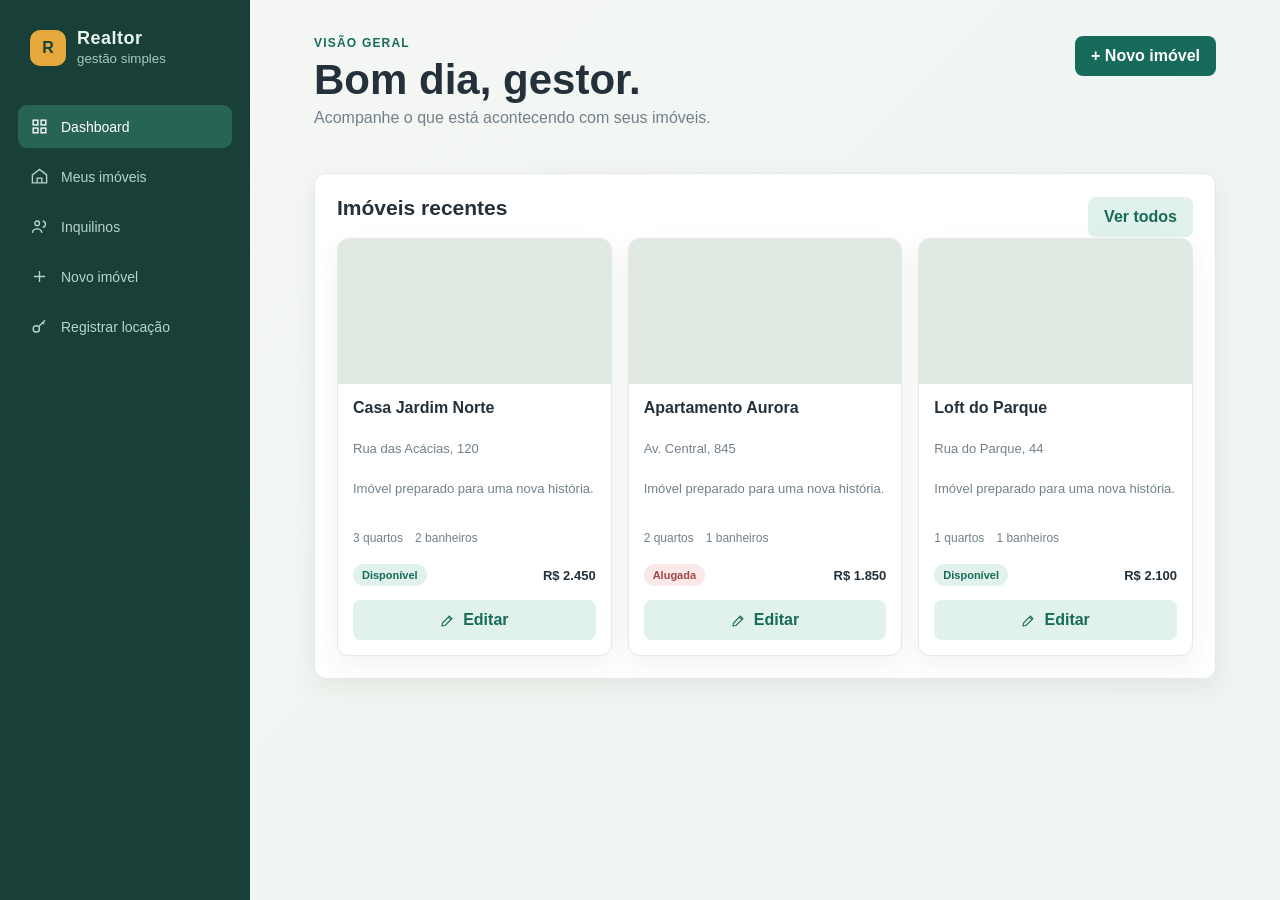
<file: app/index.html>
<!doctype html>
<html lang="pt-BR">
<head>
  <meta charset="utf-8">
  <meta name="viewport" content="width=device-width, initial-scale=1">
  <title>Realtor | Dashboard</title>
  <link rel="stylesheet" href="css/styles.css">
</head>
<body data-page="dashboard">
  <main id="app"></main>
  <script src="js/storage.js"></script>
  <script src="js/ui.js"></script>
  <script src="js/properties.js"></script>
  <script src="js/tenants.js"></script>
  <script src="js/rentals.js"></script>
  <script src="js/app.js"></script>
</body>
</html>
</file>
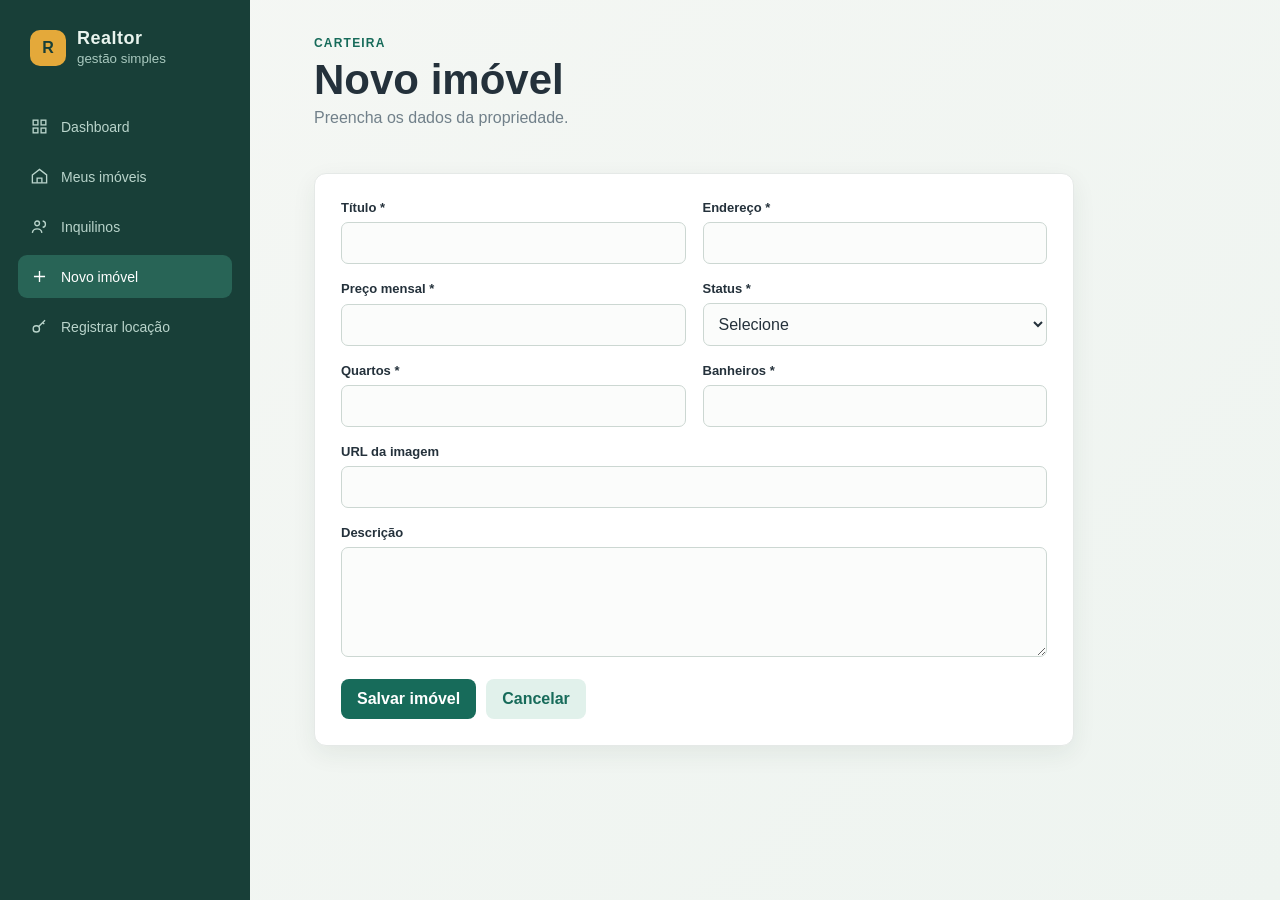
<file: app/pages/add-property.html>
<!doctype html><html lang="pt-BR"><head><meta charset="utf-8"><meta name="viewport" content="width=device-width, initial-scale=1"><title>Realtor | Novo imóvel</title><link rel="stylesheet" href="../css/styles.css"></head><body data-page="add-property"><main id="app"></main><script src="../js/storage.js"></script><script src="../js/ui.js"></script><script src="../js/properties.js"></script><script src="../js/tenants.js"></script><script src="../js/rentals.js"></script><script src="../js/app.js"></script></body></html>
</file>
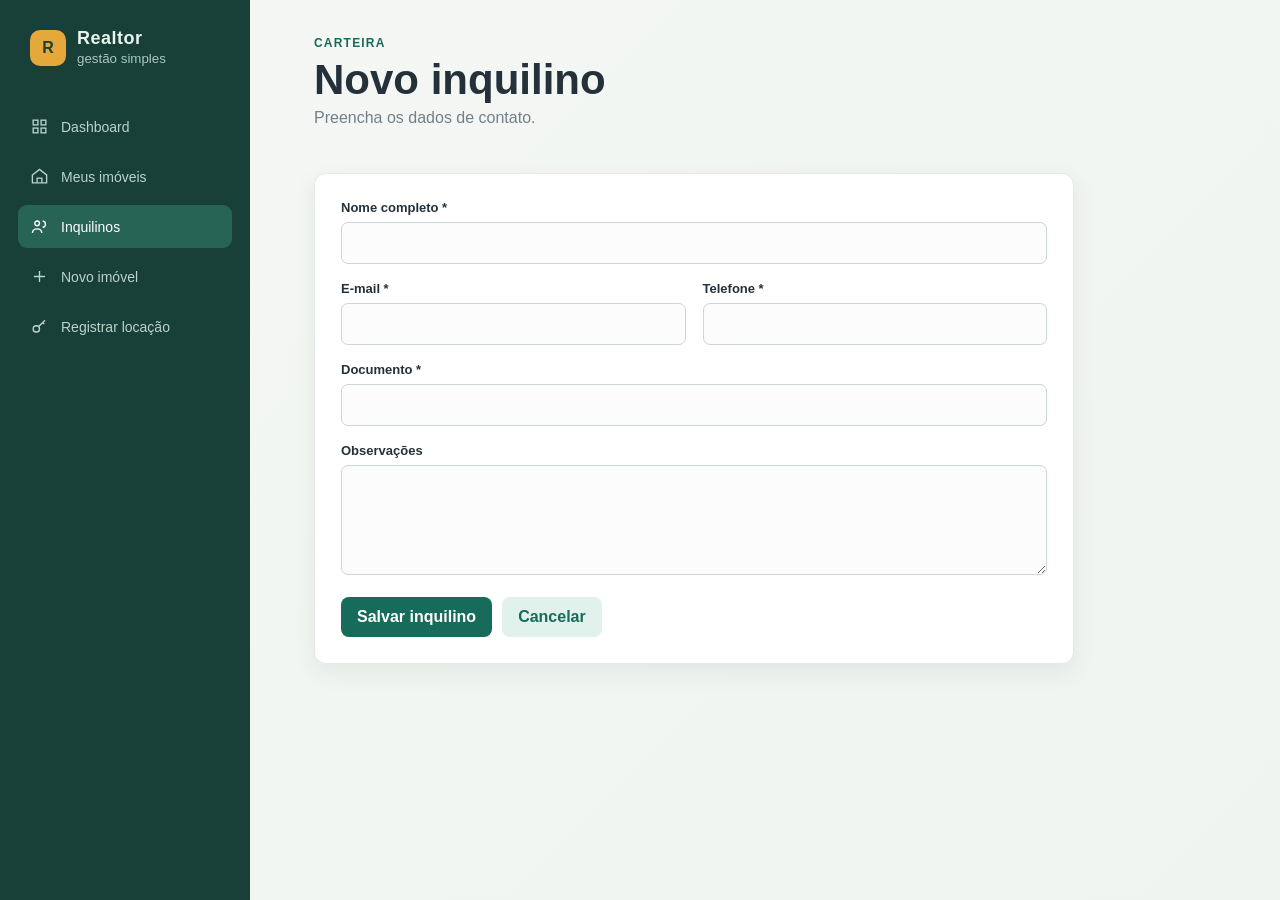
<file: app/pages/add-tenant.html>
<!doctype html><html lang="pt-BR"><head><meta charset="utf-8"><meta name="viewport" content="width=device-width, initial-scale=1"><title>Realtor | Novo inquilino</title><link rel="stylesheet" href="../css/styles.css"></head><body data-page="add-tenant"><main id="app"></main><script src="../js/storage.js"></script><script src="../js/ui.js"></script><script src="../js/properties.js"></script><script src="../js/tenants.js"></script><script src="../js/rentals.js"></script><script src="../js/app.js"></script></body></html>
</file>
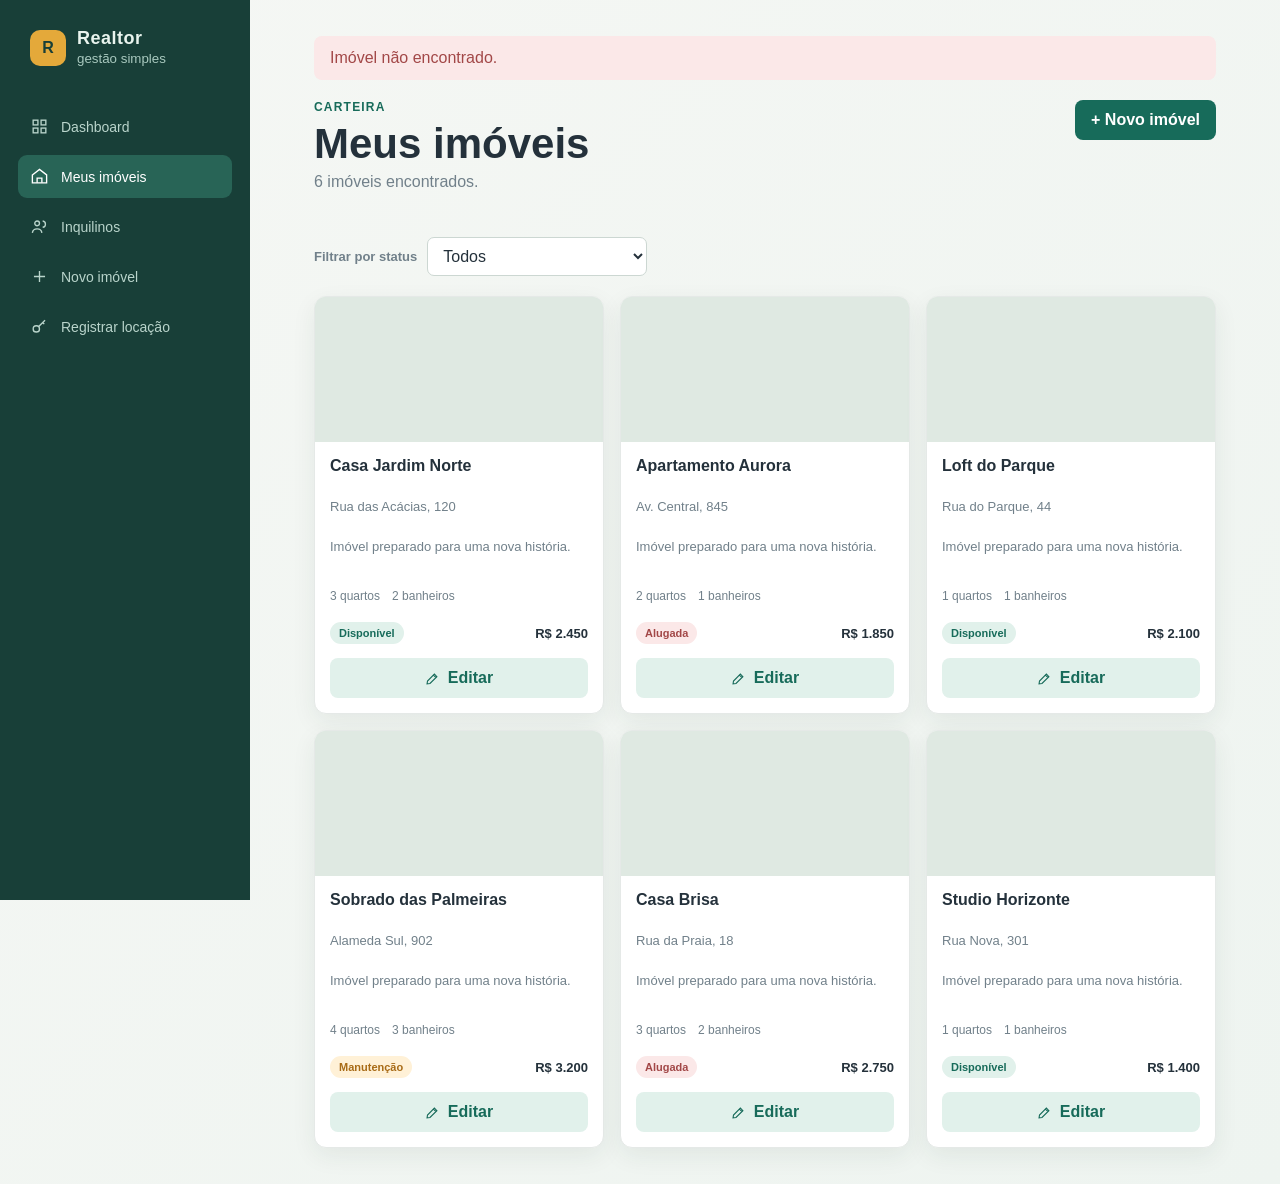
<file: app/pages/edit-property.html>
<!doctype html><html lang="pt-BR"><head><meta charset="utf-8"><meta name="viewport" content="width=device-width, initial-scale=1"><title>Realtor | Editar imóvel</title><link rel="stylesheet" href="../css/styles.css"></head><body data-page="edit-property"><main id="app"></main><script src="../js/storage.js"></script><script src="../js/ui.js"></script><script src="../js/properties.js"></script><script src="../js/tenants.js"></script><script src="../js/rentals.js"></script><script src="../js/app.js"></script></body></html>
</file>
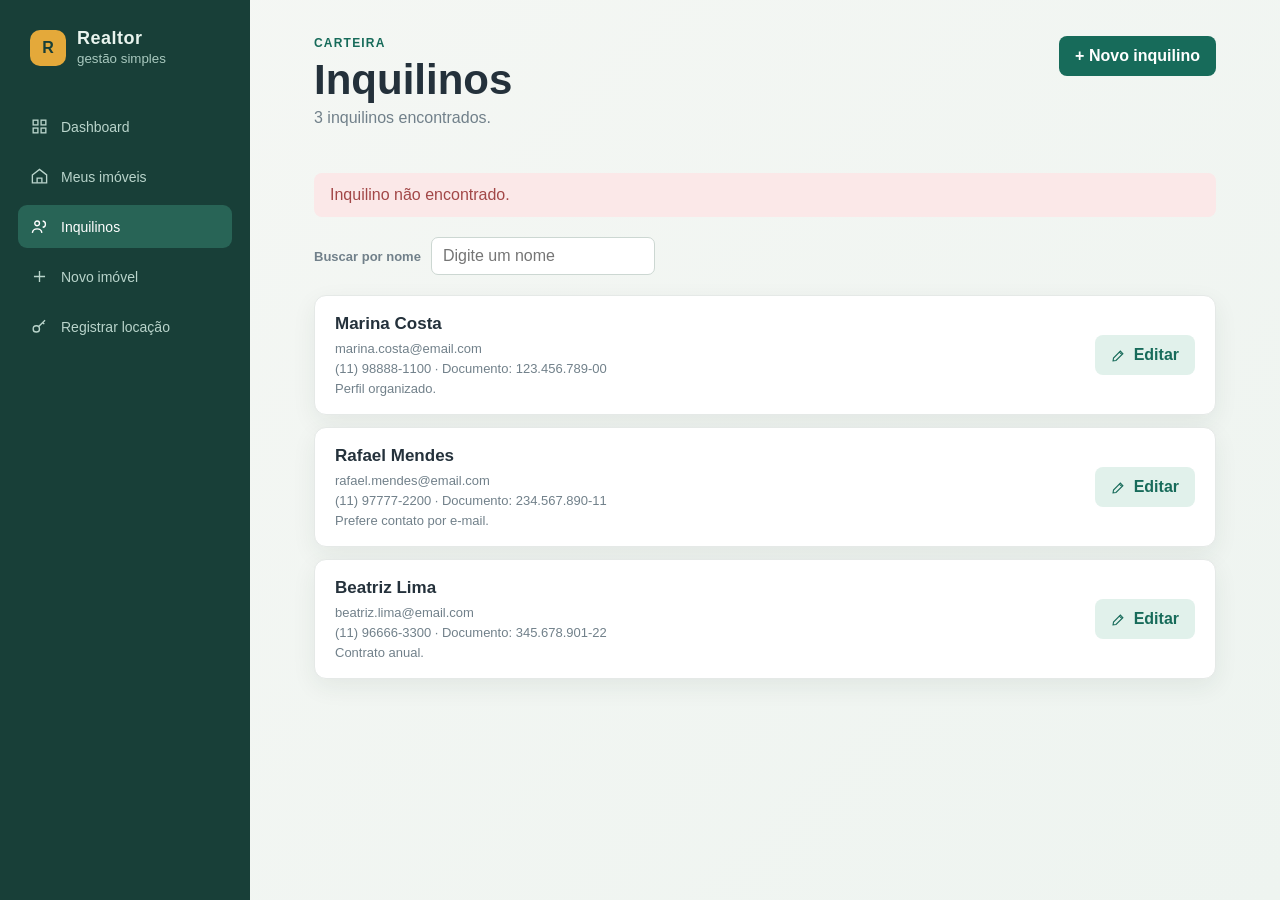
<file: app/pages/edit-tenant.html>
<!doctype html><html lang="pt-BR"><head><meta charset="utf-8"><meta name="viewport" content="width=device-width, initial-scale=1"><title>Realtor | Editar inquilino</title><link rel="stylesheet" href="../css/styles.css"></head><body data-page="edit-tenant"><main id="app"></main><script src="../js/storage.js"></script><script src="../js/ui.js"></script><script src="../js/properties.js"></script><script src="../js/tenants.js"></script><script src="../js/rentals.js"></script><script src="../js/app.js"></script></body></html>
</file>
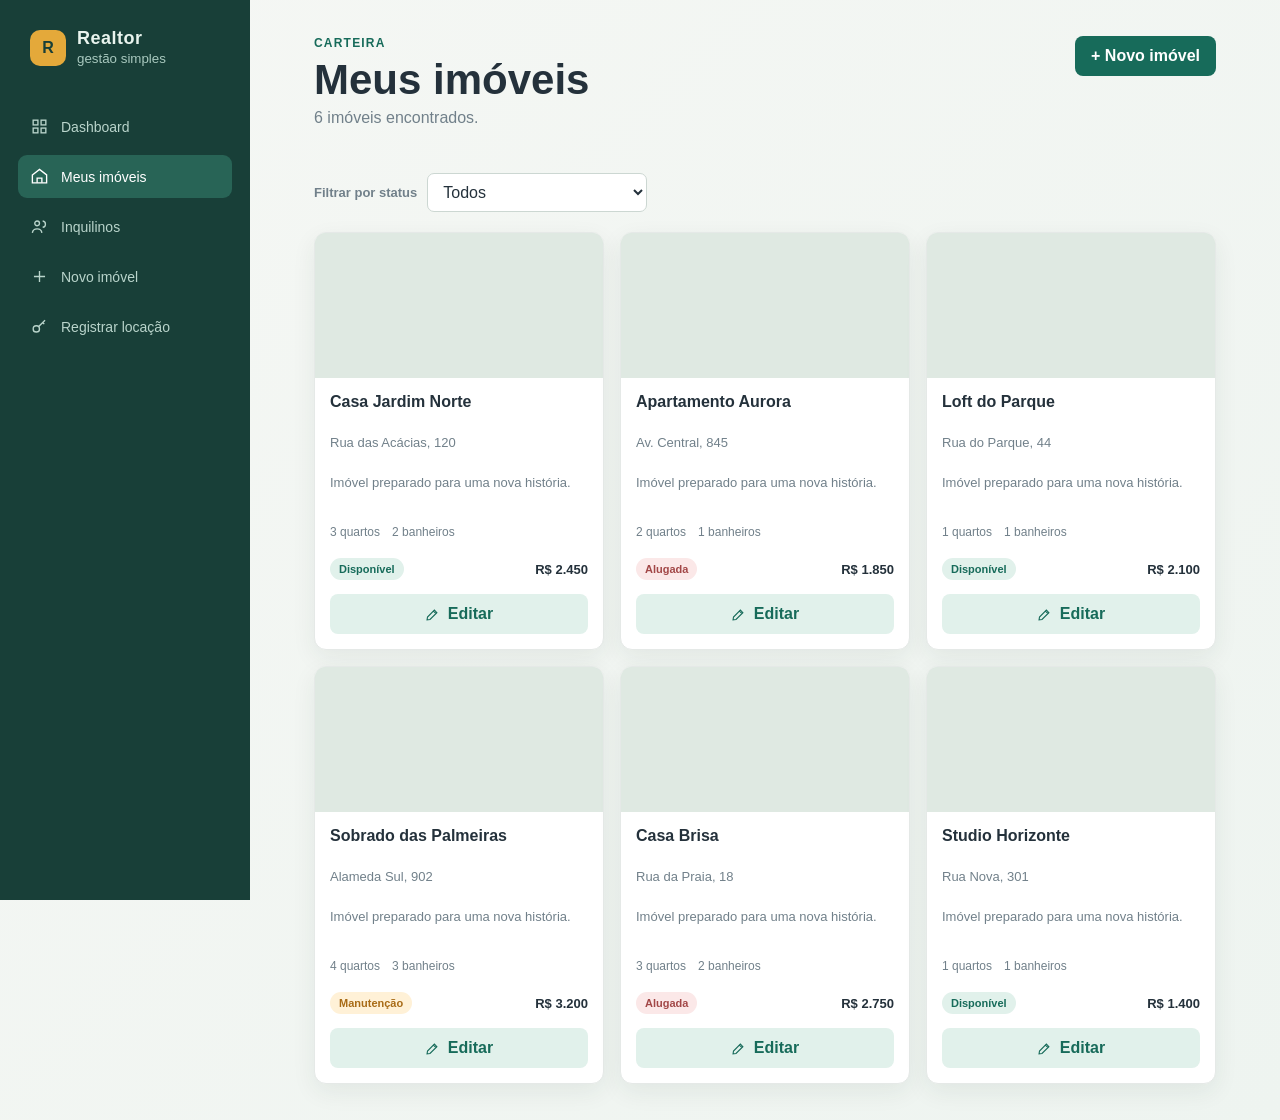
<file: app/pages/properties.html>
<!doctype html><html lang="pt-BR"><head><meta charset="utf-8"><meta name="viewport" content="width=device-width, initial-scale=1"><title>Realtor | Imóveis</title><link rel="stylesheet" href="../css/styles.css"></head><body data-page="properties"><main id="app"></main><script src="../js/storage.js"></script><script src="../js/ui.js"></script><script src="../js/properties.js"></script><script src="../js/tenants.js"></script><script src="../js/rentals.js"></script><script src="../js/app.js"></script></body></html>
</file>
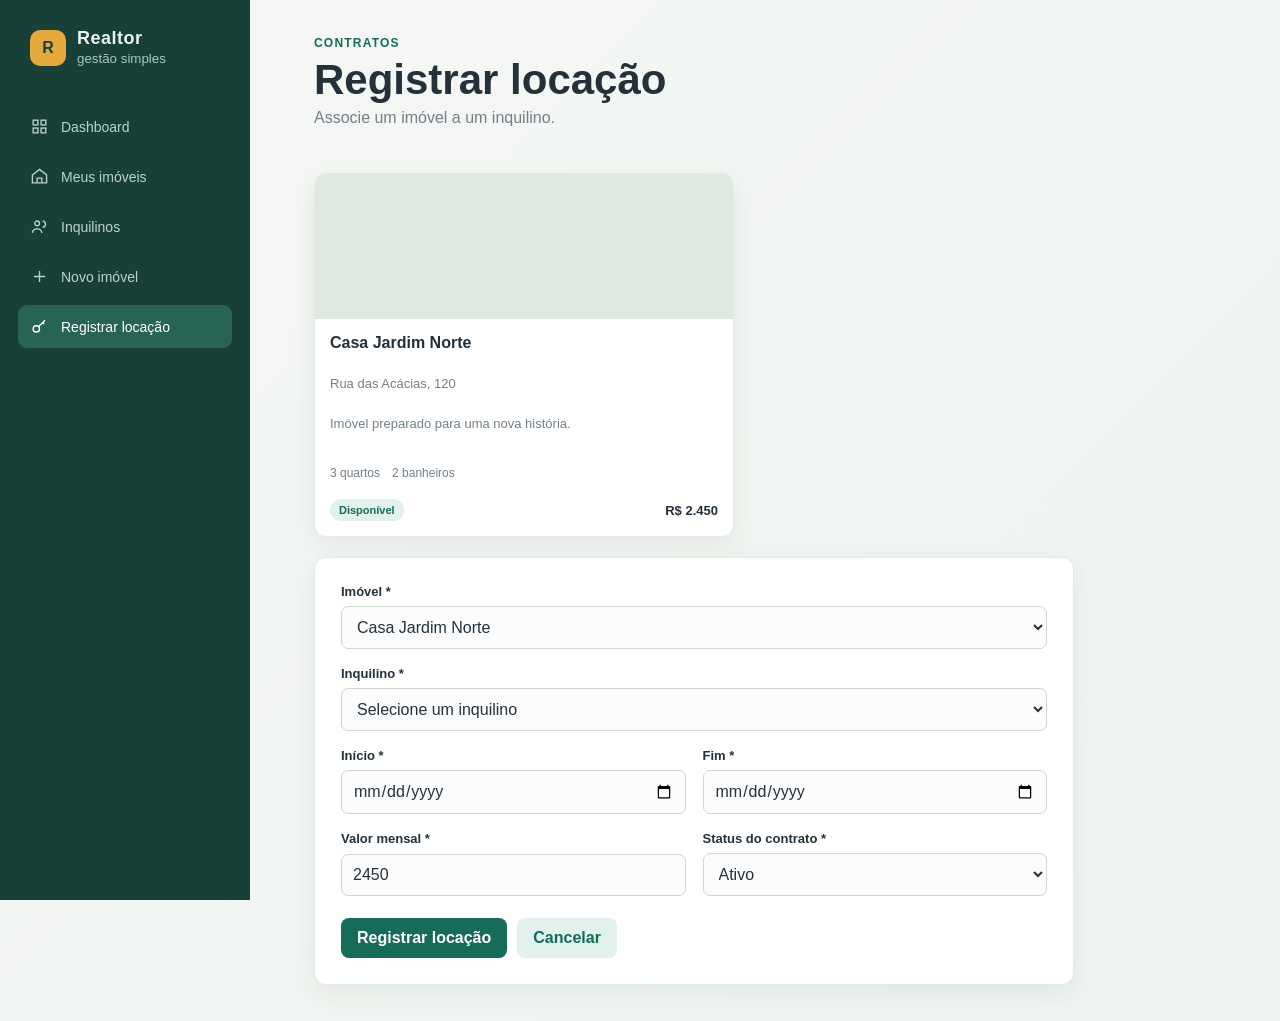
<file: app/pages/rent-property.html>
<!doctype html><html lang="pt-BR"><head><meta charset="utf-8"><meta name="viewport" content="width=device-width, initial-scale=1"><title>Realtor | Registrar locação</title><link rel="stylesheet" href="../css/styles.css"></head><body data-page="rent-property"><main id="app"></main><script src="../js/storage.js"></script><script src="../js/ui.js"></script><script src="../js/properties.js"></script><script src="../js/tenants.js"></script><script src="../js/rentals.js"></script><script src="../js/app.js"></script></body></html>
</file>
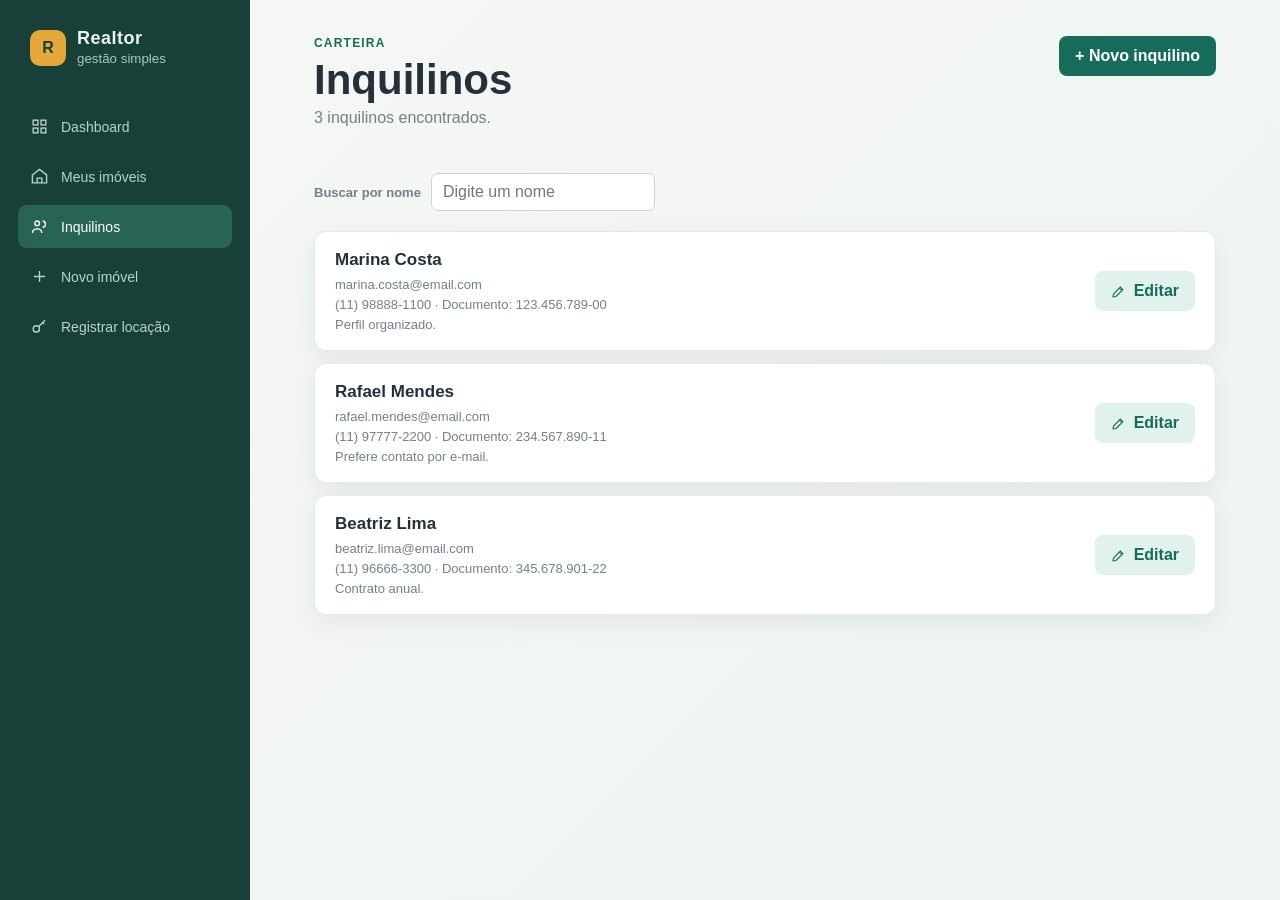
<file: app/pages/tenants.html>
<!doctype html><html lang="pt-BR"><head><meta charset="utf-8"><meta name="viewport" content="width=device-width, initial-scale=1"><title>Realtor | Inquilinos</title><link rel="stylesheet" href="../css/styles.css"></head><body data-page="tenants"><main id="app"></main><script src="../js/storage.js"></script><script src="../js/ui.js"></script><script src="../js/properties.js"></script><script src="../js/tenants.js"></script><script src="../js/rentals.js"></script><script src="../js/app.js"></script></body></html>
</file>
<file: app/css/styles.css>
:root {
  --ink: #24313b;
  --muted: #71808a;
  --line: #e5e9e7;
  --paper: #ffffff;
  --canvas: #f5f7f4;
  --accent: #176b5a;
  --accent-soft: #e1f1eb;
  --warning: #a86b16;
  --warning-soft: #fff1d7;
  --danger: #a24747;
  --danger-soft: #fbe8e8;
  --radius: 12px;
  --shadow: 0 8px 24px rgba(33, 53, 47, .07);
  font-family: "Trebuchet MS", "Segoe UI", sans-serif;
  color: var(--ink);
  background: var(--canvas);
}

* { box-sizing: border-box; }
body { margin: 0; min-width: 320px; background: linear-gradient(135deg, #f5f7f4 0%, #eef4f0 100%); }
a { color: inherit; text-decoration: none; }
button, input, select, textarea { font: inherit; }
button, a { -webkit-tap-highlight-color: transparent; }
:focus-visible { outline: 3px solid #e4a93a; outline-offset: 2px; }

.shell { display: flex; min-height: 100vh; }
.sidebar { width: 250px; padding: 28px 18px; background: #183f38; color: #e9f4ee; position: fixed; inset: 0 auto 0 0; }
.brand { display: flex; align-items: center; gap: 11px; padding: 0 12px 38px; }
.brand-mark { display: grid; place-items: center; width: 36px; height: 36px; border-radius: 10px; background: #e4a93a; color: #183f38; font-weight: 800; }
.brand strong { display: block; font-size: 18px; letter-spacing: .5px; }
.brand small { color: #a9c9bf; }
.nav { display: grid; gap: 7px; }
.nav a { display: flex; align-items: center; gap: 12px; padding: 12px; border-radius: 9px; color: #b9d4cb; font-size: 14px; }
.nav a:hover, .nav a.is-active { background: #286456; color: #fff; }
.nav svg { width: 19px; height: 19px; fill: none; stroke: currentColor; stroke-width: 1.7; }
.content { width: calc(100% - 250px); margin-left: 250px; padding: 36px clamp(22px, 5vw, 70px); }
.topbar { display: flex; justify-content: space-between; gap: 20px; align-items: flex-start; margin-bottom: 30px; }
.eyebrow { margin: 0 0 8px; color: var(--accent); font-size: 12px; font-weight: 700; letter-spacing: 1.2px; text-transform: uppercase; }
h1, h2, h3, p { margin-top: 0; }
h1 { margin-bottom: 7px; font-size: clamp(28px, 4vw, 42px); line-height: 1.05; letter-spacing: 0; }
h2 { font-size: 21px; margin-bottom: 18px; }
.muted { color: var(--muted); }
.button { display: inline-flex; align-items: center; justify-content: center; gap: 8px; border: 0; border-radius: 8px; padding: 11px 16px; background: var(--accent); color: #fff; cursor: pointer; font-weight: 700; }
.button:hover { background: #105344; }
.button--quiet { background: var(--accent-soft); color: var(--accent); }
.button--quiet:hover { background: #cce8dd; }
.button svg { width: 17px; height: 17px; fill: none; stroke: currentColor; stroke-width: 1.8; }
.metrics { display: grid; grid-template-columns: repeat(4, 1fr); gap: 15px; margin-bottom: 28px; }
.metric, .panel, .property-card, .form-card { background: var(--paper); border: 1px solid var(--line); border-radius: var(--radius); box-shadow: var(--shadow); }
.metric { padding: 19px; }
.metric-label { display: block; color: var(--muted); font-size: 13px; }
.metric-value { display: block; margin-top: 10px; font-size: 30px; font-weight: 800; }
.metric-note { color: var(--accent); font-size: 12px; }
.dashboard-grid { display: grid; grid-template-columns: 1.4fr 1fr; gap: 22px; }
.panel { padding: 22px; }
.panel-heading { display: flex; justify-content: space-between; align-items: center; gap: 15px; }
.property-grid { display: grid; grid-template-columns: repeat(3, 1fr); gap: 16px; }
.property-card { overflow: hidden; }
.property-card img { display: block; width: 100%; height: 145px; object-fit: cover; background: #dfe9e2; }
.property-card__body { padding: 15px; }
.property-card h3 { min-height: 36px; margin-bottom: 6px; font-size: 16px; }
.property-card p { color: var(--muted); font-size: 13px; }
.property-card__address { min-height: 32px; margin-bottom: 8px; }
.property-card__description { display: -webkit-box; min-height: 38px; margin-bottom: 12px; overflow: hidden; -webkit-box-orient: vertical; -webkit-line-clamp: 2; }
.property-card__details { display: flex; gap: 12px; min-height: 20px; margin-bottom: 13px; color: var(--muted); font-size: 12px; }
.property-card__meta { display: flex; justify-content: space-between; align-items: center; gap: 8px; font-size: 13px; }
.property-card__action { width: 100%; margin-top: 14px; }
.property-card__action svg { width: 15px; height: 15px; fill: none; stroke: currentColor; stroke-width: 1.8; }
.badge { display: inline-block; border-radius: 20px; padding: 5px 9px; font-size: 11px; font-weight: 700; }
.badge--available { background: var(--accent-soft); color: var(--accent); }
.badge--rented { background: var(--danger-soft); color: var(--danger); }
.badge--maintenance { background: var(--warning-soft); color: var(--warning); }
.activity { display: grid; gap: 16px; margin: 0; padding: 0; list-style: none; }
.activity li { display: flex; gap: 12px; align-items: flex-start; border-bottom: 1px solid var(--line); padding-bottom: 14px; }
.activity li:last-child { border-bottom: 0; padding-bottom: 0; }
.activity-dot { width: 9px; height: 9px; margin-top: 5px; border-radius: 50%; background: var(--accent); flex: 0 0 auto; }
.activity strong { display: block; margin-bottom: 4px; font-size: 14px; }
.activity span { color: var(--muted); font-size: 12px; }
.flash { margin-bottom: 20px; border-radius: 8px; padding: 13px 16px; background: var(--accent-soft); color: var(--accent); }
.flash--error { background: var(--danger-soft); color: var(--danger); }
.toolbar { display: flex; align-items: center; gap: 10px; margin-bottom: 20px; }
.toolbar label { color: var(--muted); font-size: 13px; font-weight: 700; }
.toolbar select, .toolbar input { min-width: 220px; border: 1px solid #ccd7d2; border-radius: 7px; padding: 9px 11px; color: var(--ink); background: var(--paper); }
.tenant-list { display: grid; gap: 12px; }
.tenant-row { display: flex; justify-content: space-between; align-items: center; gap: 20px; padding: 18px 20px; background: var(--paper); border: 1px solid var(--line); border-radius: var(--radius); box-shadow: var(--shadow); }
.tenant-row h3 { margin-bottom: 7px; font-size: 17px; }
.tenant-row p { margin-bottom: 5px; color: var(--muted); font-size: 13px; }
.tenant-row p:last-child { margin-bottom: 0; }
.tenant-row__notes { max-width: 650px; }
.tenant-row .button svg { width: 15px; height: 15px; fill: none; stroke: currentColor; stroke-width: 1.8; }
#rental-context { max-width: 420px; margin-bottom: 20px; }
#rental-context .property-card__action { display: none; }
.form-card { max-width: 760px; padding: 26px; }
.form-grid { display: grid; grid-template-columns: 1fr 1fr; gap: 17px; }
.field { display: grid; gap: 7px; }
.field--wide { grid-column: 1 / -1; }
.field label { font-size: 13px; font-weight: 700; }
.field input, .field textarea, .field select { width: 100%; border: 1px solid #ccd7d2; border-radius: 7px; padding: 11px; color: var(--ink); background: #fbfcfb; }
.field textarea { min-height: 110px; resize: vertical; }
.form-actions { display: flex; gap: 10px; margin-top: 22px; }
.empty { padding: 28px; text-align: center; color: var(--muted); }
@media (max-width: 950px) { .metrics { grid-template-columns: repeat(2, 1fr); } .dashboard-grid { grid-template-columns: 1fr; } .property-grid { grid-template-columns: repeat(2, 1fr); } }
@media (max-width: 650px) { .shell { display: block; } .sidebar { position: static; width: auto; padding: 16px; } .brand { padding-bottom: 16px; } .nav { grid-template-columns: repeat(2, 1fr); } .content { width: auto; margin: 0; padding: 25px 16px; } .topbar { display: block; } .topbar .button { margin-top: 16px; } .metrics, .property-grid, .form-grid { grid-template-columns: 1fr; } .field--wide { grid-column: auto; } .toolbar { align-items: stretch; flex-direction: column; } .toolbar select, .toolbar input { min-width: 0; } .tenant-row { align-items: stretch; flex-direction: column; } }
</file>
